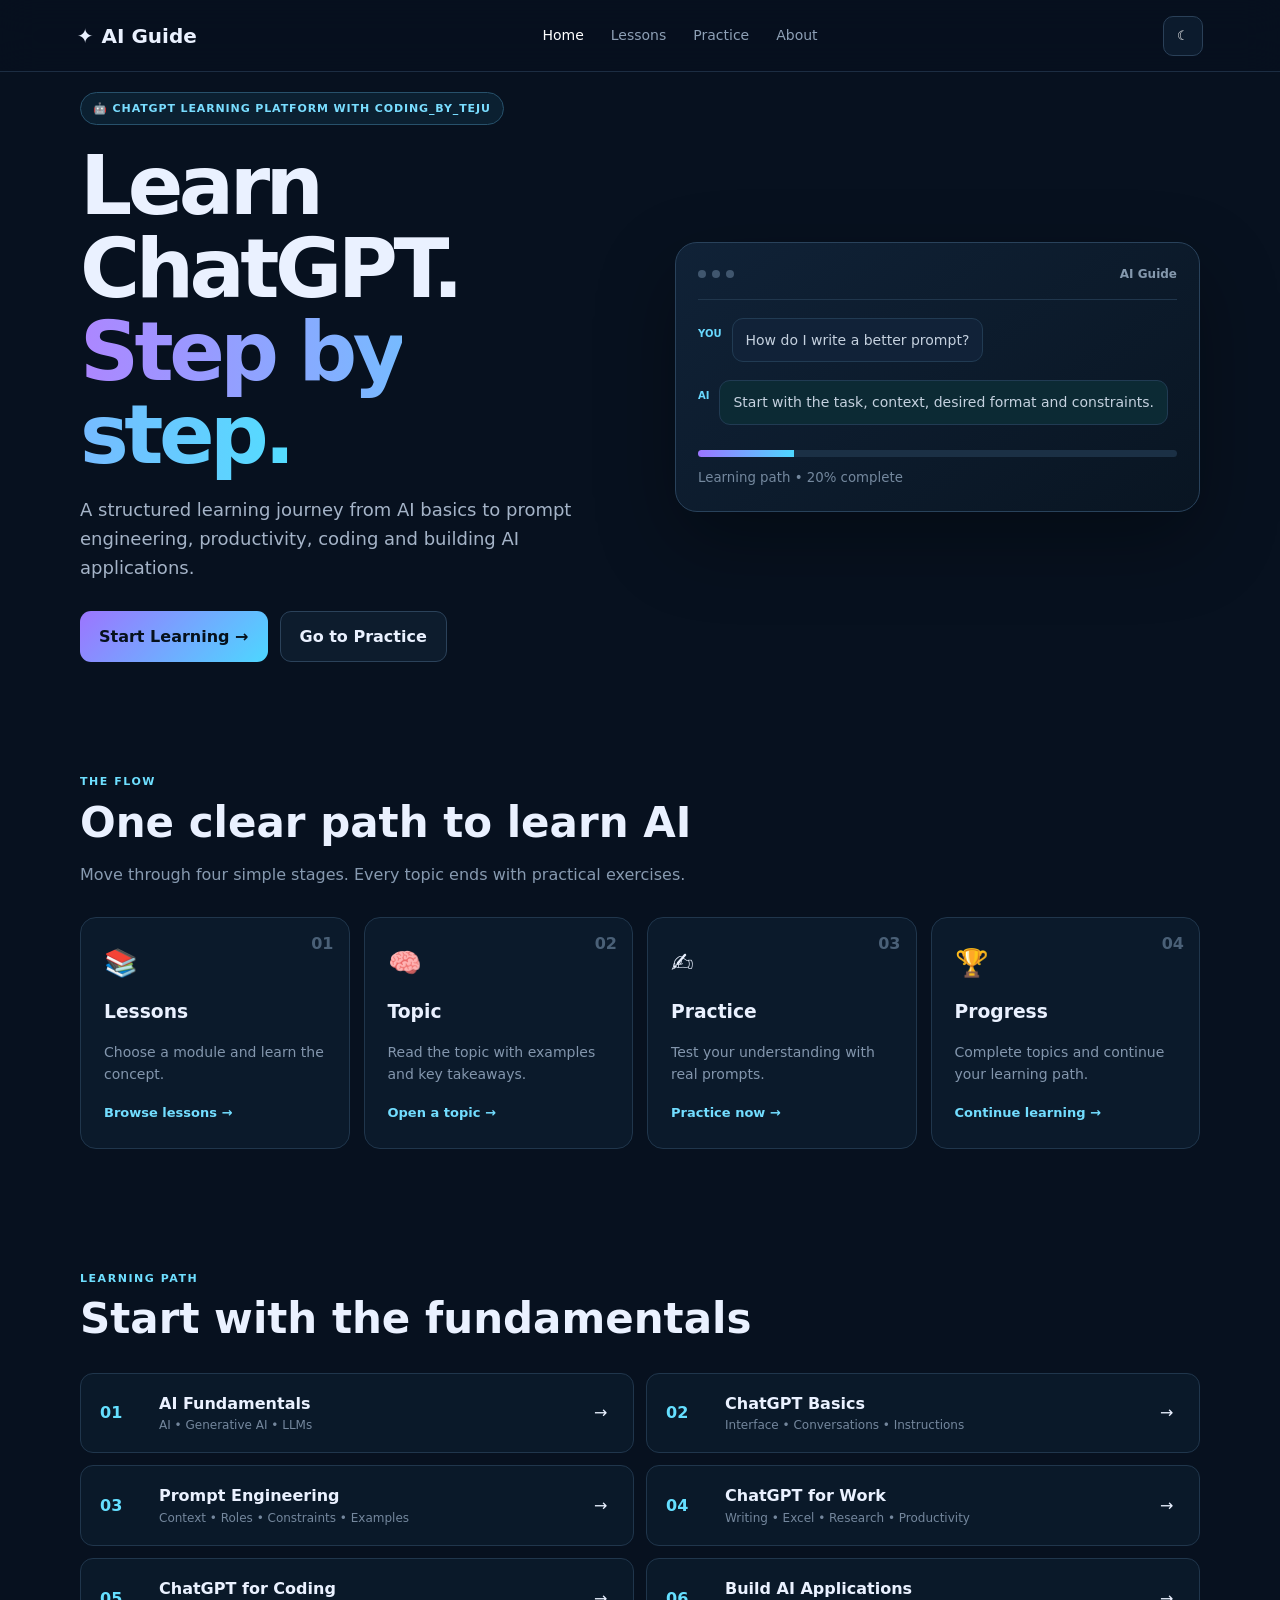
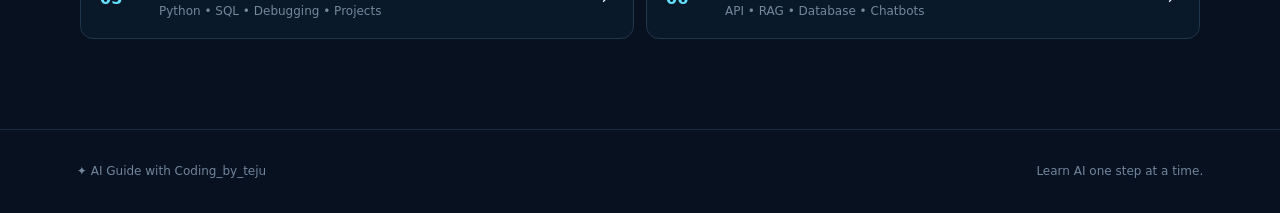
<file: index.html>
<!DOCTYPE html>
<html lang="en">
<head>
<meta charset="UTF-8">
<meta name="viewport" content="width=device-width,initial-scale=1">
<title>AI Guide | Learn ChatGPT | Teju Upreti</title>
<link rel="stylesheet" href="style.css">
</head>
<body>
<header class="nav">
  <a class="logo" href="index.html">✦ <span>AI Guide</span></a>
  <nav><a class="active" href="index.html">Home</a><a href="lessons.html">Lessons</a><a href="practice.html">Practice</a><a href="index.html#about">About</a></nav>
  <button id="theme" class="theme">☾</button>
</header>

<main>
<section class="hero wrap">
  <div>
    <div class="badge">🤖 CHATGPT LEARNING PLATFORM WITH CODING_BY_TEJU</div>
    <h1>Learn ChatGPT.<br><em>Step by step.</em></h1>
    <p class="lead">A structured learning journey from AI basics to prompt engineering, productivity, coding and building AI applications.</p>
    <div class="actions"><a class="btn primary" href="lessons.html">Start Learning →</a><a class="btn ghost" href="practice.html">Go to Practice</a></div>
  </div>
  <div class="hero-panel">
    <div class="panel-head"><span></span><span></span><span></span><b>AI Guide</b></div>
    <div class="mini-chat"><label>YOU</label><p>How do I write a better prompt?</p></div>
    <div class="mini-chat answer"><label>AI</label><p>Start with the task, context, desired format and constraints.</p></div>
    <div class="progress"><span></span></div><small>Learning path • 20% complete</small>
  </div>
</section>

<section class="wrap flow">
  <div class="section-title"><span>THE FLOW</span><h2>One clear path to learn AI</h2><p>Move through four simple stages. Every topic ends with practical exercises.</p></div>
  <div class="flow-grid">
    <a href="lessons.html" class="flow-card"><b>01</b><div>📚</div><h3>Lessons</h3><p>Choose a module and learn the concept.</p><strong>Browse lessons →</strong></a>
    <a href="topic.html?id=chatgpt-basics" class="flow-card"><b>02</b><div>🧠</div><h3>Topic</h3><p>Read the topic with examples and key takeaways.</p><strong>Open a topic →</strong></a>
    <a href="practice.html?topic=chatgpt-basics" class="flow-card"><b>03</b><div>✍️</div><h3>Practice</h3><p>Test your understanding with real prompts.</p><strong>Practice now →</strong></a>
    <a href="lessons.html" class="flow-card"><b>04</b><div>🏆</div><h3>Progress</h3><p>Complete topics and continue your learning path.</p><strong>Continue learning →</strong></a>
  </div>
</section>

<section class="wrap modules" id="about">
 <div class="section-title"><span>LEARNING PATH</span><h2>Start with the fundamentals</h2></div>
 <div class="module-list">
  <a href="topic.html?id=ai-basics"><span>01</span><div><b>AI Fundamentals</b><small>AI • Generative AI • LLMs</small></div>→</a>
  <a href="topic.html?id=chatgpt-basics"><span>02</span><div><b>ChatGPT Basics</b><small>Interface • Conversations • Instructions</small></div>→</a>
  <a href="topic.html?id=prompt-engineering"><span>03</span><div><b>Prompt Engineering</b><small>Context • Roles • Constraints • Examples</small></div>→</a>
  <a href="topic.html?id=productivity"><span>04</span><div><b>ChatGPT for Work</b><small>Writing • Excel • Research • Productivity</small></div>→</a>
  <a href="topic.html?id=coding"><span>05</span><div><b>ChatGPT for Coding</b><small>Python • SQL • Debugging • Projects</small></div>→</a>
  <a href="topic.html?id=ai-apps"><span>06</span><div><b>Build AI Applications</b><small>API • RAG • Database • Chatbots</small></div>→</a>
 </div>
</section>
</main>
<footer>✦ AI Guide with Coding_by_teju<span>Learn AI one step at a time.</span></footer>
<script src="app.js"></script>
</body>
</html>
</file>
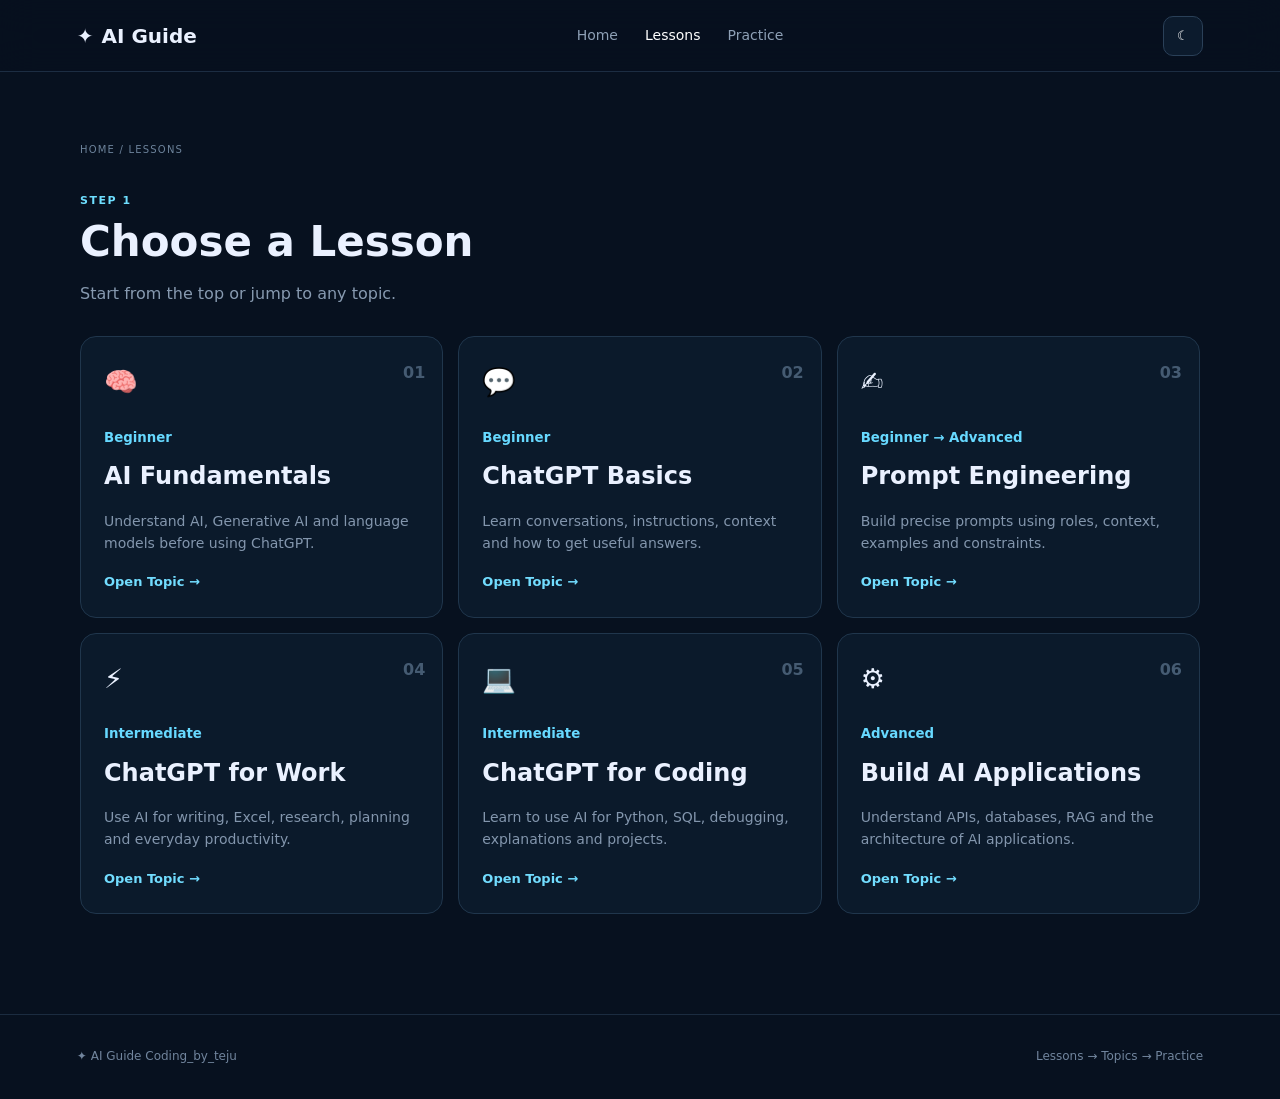
<file: lessons.html>
<!DOCTYPE html>
<html lang="en"><head><meta charset="UTF-8"><meta name="viewport" content="width=device-width,initial-scale=1"><title>Lessons | AI Guide</title><link rel="stylesheet" href="style.css"></head>
<body><header class="nav"><a class="logo" href="index.html">✦ <span>AI Guide</span></a><nav><a href="index.html">Home</a><a class="active" href="lessons.html">Lessons</a><a href="practice.html">Practice</a></nav><button id="theme" class="theme">☾</button></header>
<main class="wrap page">
 <div class="crumb">HOME / LESSONS</div><div class="section-title"><span>STEP 1</span><h1>Choose a Lesson</h1><p>Start from the top or jump to any topic.</p></div>
 <div id="lessonGrid" class="lesson-grid"></div>
</main><footer>✦ AI Guide Coding_by_teju<span>Lessons → Topics → Practice</span></footer><script src="app.js"></script><script src="lessons.js"></script></body></html>
</file>
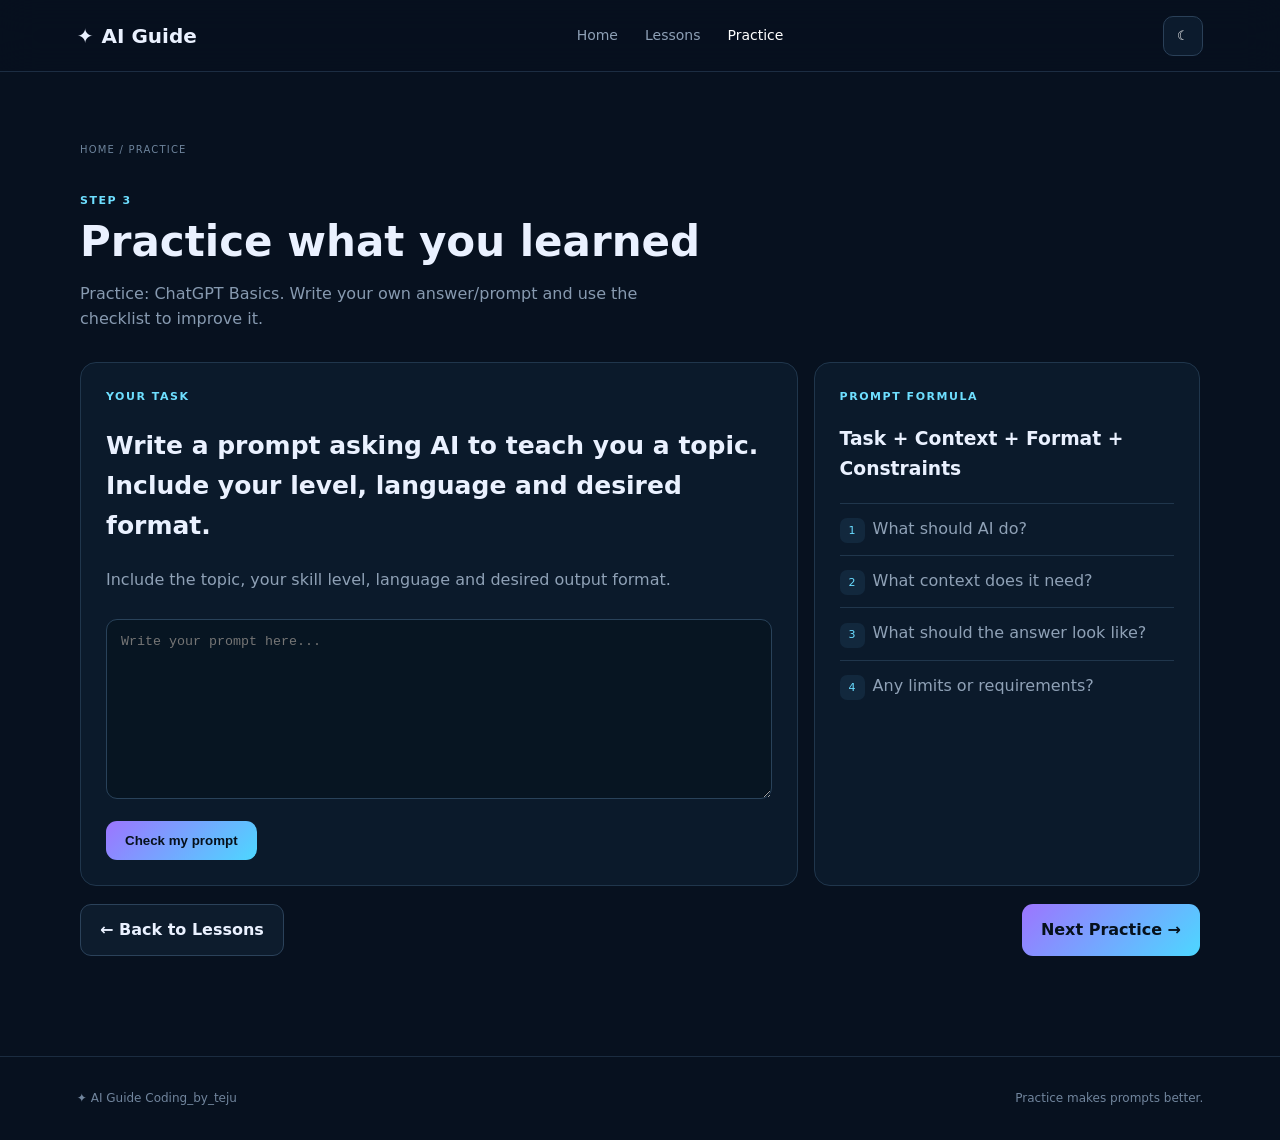
<file: practice.html>
<!DOCTYPE html>
<html lang="en"><head><meta charset="UTF-8"><meta name="viewport" content="width=device-width,initial-scale=1"><title>Practice | AI Guide</title><link rel="stylesheet" href="style.css"></head>
<body><header class="nav"><a class="logo" href="index.html">✦ <span>AI Guide</span></a><nav><a href="index.html">Home</a><a href="lessons.html">Lessons</a><a class="active" href="practice.html">Practice</a></nav><button id="theme" class="theme">☾</button></header>
<main class="wrap page">
 <div class="crumb">HOME / PRACTICE</div><div class="section-title"><span>STEP 3</span><h1>Practice what you learned</h1><p id="practiceIntro">Write your own prompt, then compare it with a strong prompt structure.</p></div>
 <div class="practice-layout"><section class="practice-card"><div class="label">YOUR TASK</div><h2 id="taskTitle">Write a prompt that asks AI to teach you a topic.</h2><p id="taskDesc">Include the topic, your skill level, language and desired output format.</p><textarea id="answer" placeholder="Write your prompt here..."></textarea><button id="check" class="btn primary">Check my prompt</button><div id="feedback" class="feedback"></div></section>
 <aside class="prompt-guide"><div class="label">PROMPT FORMULA</div><h3>Task + Context + Format + Constraints</h3><div class="formula"><span>1</span>What should AI do?</div><div class="formula"><span>2</span>What context does it need?</div><div class="formula"><span>3</span>What should the answer look like?</div><div class="formula"><span>4</span>Any limits or requirements?</div></aside></div>
 <div class="practice-nav"><a class="btn ghost" href="lessons.html">← Back to Lessons</a><a class="btn primary" id="nextPractice" href="practice.html?topic=prompt-engineering">Next Practice →</a></div>
</main><footer>✦ AI Guide Coding_by_teju<span>Practice makes prompts better.</span></footer><script src="app.js"></script><script src="practice.js"></script></body></html>
</file>
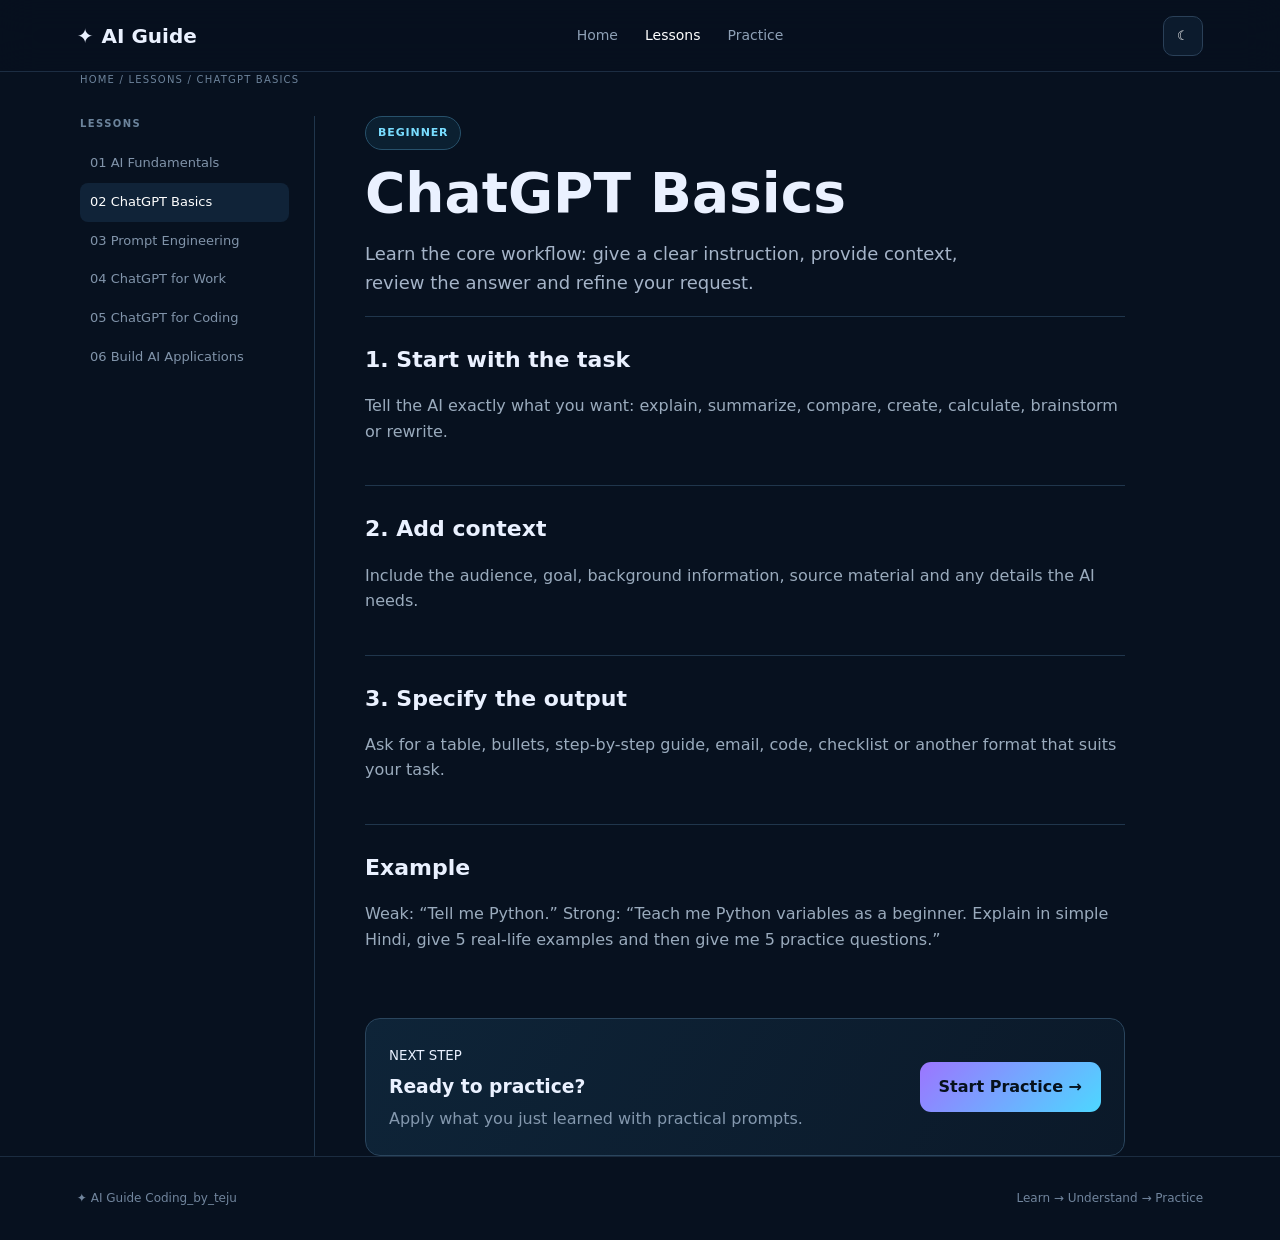
<file: topic.html>
<!DOCTYPE html>
<html lang="en"><head><meta charset="UTF-8"><meta name="viewport" content="width=device-width,initial-scale=1"><title>Topic | AI Guide</title><link rel="stylesheet" href="style.css"></head>
<body><header class="nav"><a class="logo" href="index.html">✦ <span>AI Guide</span></a><nav><a href="index.html">Home</a><a class="active" href="lessons.html">Lessons</a><a href="practice.html">Practice</a></nav><button id="theme" class="theme">☾</button></header>
<main class="wrap topic-page">
 <div class="crumb">HOME / LESSONS / <span id="crumbTopic">TOPIC</span></div>
 <div class="topic-layout"><aside><div class="side-title">LESSONS</div><div id="sideLessons"></div></aside>
 <article><div class="badge" id="topicLevel">BEGINNER</div><h1 id="topicTitle">Topic</h1><p class="lead" id="topicIntro"></p><div id="topicBody"></div>
 <div class="next-box"><div><small>NEXT STEP</small><h3>Ready to practice?</h3><p>Apply what you just learned with practical prompts.</p></div><a id="practiceLink" class="btn primary">Start Practice →</a></div></article></div>
</main><footer>✦ AI Guide Coding_by_teju<span>Learn → Understand → Practice</span></footer><script src="app.js"></script><script src="topic.js"></script></body></html>
</file>
<file: style.css>
*{box-sizing:border-box}html{scroll-behavior:smooth}body{margin:0;background:#07111f;color:#eaf1ff;font-family:Inter,system-ui,-apple-system,Segoe UI,sans-serif;line-height:1.6}a{text-decoration:none;color:inherit}.nav{height:72px;position:sticky;top:0;z-index:20;padding:0 6%;display:flex;align-items:center;justify-content:space-between;background:rgba(7,17,31,.82);backdrop-filter:blur(18px);border-bottom:1px solid #1c2d42}.logo{font-weight:850;font-size:20px;display:flex;gap:8px;align-items:center}.logo:first-letter{color:#65dfff}.nav nav{display:flex;gap:27px;color:#8ea0b6;font-size:14px}.nav nav a:hover,.nav nav .active{color:#fff}.theme{width:40px;height:40px;border:1px solid #2a4058;background:#0c1b2d;color:#fff;border-radius:10px}.wrap{width:min(1120px,88%);margin:auto}.hero{min-height:610px;display:grid;grid-template-columns:1fr 1fr;gap:70px;align-items:center}.badge{display:inline-block;padding:7px 12px;border-radius:99px;border:1px solid #27516b;background:#0b2031;color:#79ddff;font-size:11px;font-weight:800;letter-spacing:.08em}.hero h1{font-size:clamp(52px,7vw,82px);line-height:1.01;letter-spacing:-.055em;margin:20px 0}.hero h1 em{font-style:normal;background:linear-gradient(90deg,#ad86ff,#53ddff);color:transparent;background-clip:text}.lead{font-size:18px;color:#a5b4c8;max-width:650px}.actions{display:flex;gap:12px;margin-top:28px}.btn{display:inline-flex;align-items:center;justify-content:center;padding:12px 19px;border-radius:11px;font-weight:800;border:1px solid #2b425a}.primary{border:0;background:linear-gradient(135deg,#9c75ff,#4dd7ff);color:#06111c}.ghost{background:#0d1c2d}.hero-panel{background:linear-gradient(145deg,#102237,#091522);border:1px solid #29425b;border-radius:22px;padding:22px;box-shadow:0 30px 80px #0005}.panel-head{display:flex;gap:6px;align-items:center;border-bottom:1px solid #20364c;padding-bottom:15px}.panel-head span{width:8px;height:8px;border-radius:50%;background:#40566e}.panel-head b{margin-left:auto;color:#8498ad;font-size:12px}.mini-chat{margin:18px 0;display:flex;gap:10px}.mini-chat label{font-size:10px;color:#68d9ff;font-weight:900;padding-top:8px}.mini-chat p{margin:0;background:#112238;border:1px solid #213b53;border-radius:11px;padding:10px 13px;color:#c5d1df;font-size:14px}.mini-chat.answer p{background:#0c2a34}.progress{height:7px;background:#1b3045;border-radius:9px;margin:25px 0 7px;overflow:hidden}.progress span{display:block;width:20%;height:100%;background:linear-gradient(90deg,#9c75ff,#4dd7ff)}.hero-panel small{color:#74889e}.section-title{margin-bottom:30px}.section-title>span,.label{font-size:11px;letter-spacing:.14em;font-weight:850;color:#6edfff}.section-title h1,.section-title h2{font-size:42px;line-height:1.1;margin:7px 0}.section-title p{color:#879ab0;max-width:620px}.flow{padding:85px 0}.flow-grid{display:grid;grid-template-columns:repeat(4,1fr);gap:14px}.flow-card,.lesson-card{position:relative;border:1px solid #20364c;background:#0b1a2b;border-radius:16px;padding:23px;transition:.2s}.flow-card:hover,.lesson-card:hover{transform:translateY(-4px);border-color:#3d6682}.flow-card>b{position:absolute;right:15px;top:13px;color:#4a6077}.flow-card div{font-size:27px}.flow-card h3{margin:12px 0 4px}.flow-card p,.lesson-card p{font-size:14px;color:#8396ad}.flow-card strong,.lesson-card strong{font-size:13px;color:#72ddff}.modules{padding:30px 0 90px}.module-list{display:grid;grid-template-columns:1fr 1fr;gap:12px}.module-list a{display:grid;grid-template-columns:45px 1fr 20px;gap:14px;align-items:center;padding:17px 19px;border:1px solid #20364c;border-radius:13px;background:#0a1929}.module-list a:hover{border-color:#3b617c}.module-list span{color:#65dfff;font-weight:800}.module-list b,.module-list small{display:block}.module-list small{color:#74879d;font-size:12px}footer{border-top:1px solid #1b2c40;padding:32px 6%;display:flex;justify-content:space-between;color:#71859d;font-size:12px}.page{padding:70px 0 100px}.crumb{font-size:10px;letter-spacing:.12em;color:#6d839b;margin-bottom:28px}.lesson-grid{display:grid;grid-template-columns:repeat(3,1fr);gap:15px}.lesson-card{min-height:260px}.lesson-card .num{position:absolute;right:17px;color:#455b72;font-weight:800}.lesson-icon{font-size:27px;margin-bottom:20px}.lesson-card small{color:#67d9ff;font-weight:800}.lesson-card h2{margin:8px 0}.topic-layout{display:grid;grid-template-columns:235px 1fr;gap:50px}.topic-layout aside{border-right:1px solid #20364c;padding-right:25px}.side-title{font-size:10px;font-weight:850;color:#6c849c;letter-spacing:.14em;margin-bottom:12px}.topic-layout aside a{display:block;padding:9px 10px;border-radius:8px;color:#8194aa;font-size:13px}.topic-layout aside a.selected,.topic-layout aside a:hover{background:#102338;color:#fff}.topic-page article{max-width:760px}.topic-page article h1{font-size:55px;line-height:1.05;margin:15px 0}.topic-section{border-top:1px solid #20364c;padding:25px 0}.topic-section h2{margin:0 0 8px;font-size:22px}.topic-section p{color:#9aabbd}.next-box{margin-top:25px;padding:23px;border:1px solid #2a455d;border-radius:15px;background:linear-gradient(120deg,#0e2438,#0b1929);display:flex;align-items:center;justify-content:space-between;gap:20px}.next-box h3{margin:4px 0}.next-box p{color:#8498ae;margin:0}.practice-layout{display:grid;grid-template-columns:1.3fr .7fr;gap:16px}.practice-card,.prompt-guide{background:#0b1a2b;border:1px solid #20364c;border-radius:16px;padding:25px}.practice-card h2{font-size:25px}.practice-card p,.prompt-guide{color:#8fa1b6}.practice-card textarea{width:100%;height:180px;background:#071522;color:#e9f1fb;border:1px solid #29425a;border-radius:11px;padding:14px;resize:vertical;margin:10px 0 15px;outline:none}.practice-card textarea:focus{border-color:#61d9ff}.prompt-guide h3{color:#eaf1ff}.formula{border-top:1px solid #20364c;padding:12px 0}.formula span{display:inline-grid;place-items:center;width:25px;height:25px;background:#12283d;border-radius:7px;color:#69dcff;margin-right:8px;font-size:11px}.feedback{margin-top:15px;padding:12px;border-radius:10px;display:none}.feedback.good,.feedback.bad{display:block}.feedback.good{background:#0d3028;color:#77e1c3}.feedback.bad{background:#302019;color:#f0b08e}.practice-nav{display:flex;justify-content:space-between;margin-top:18px}.light{background:#f4f7fb;color:#152238}.light .nav{background:#f4f7fbd9;border-color:#dbe3ed}.light .nav nav{color:#607086}.light .nav nav .active,.light .nav nav a:hover{color:#152238}.light .theme{background:#fff;color:#17253a;border-color:#d6e0eb}.light .hero-panel,.light .flow-card,.light .lesson-card,.light .module-list a,.light .practice-card,.light .prompt-guide,.light .next-box{background:#fff;border-color:#d9e3ed}.light .lead,.light .section-title p,.light .flow-card p,.light .lesson-card p,.light .prompt-guide{color:#5d6c80}.light .ghost{background:#fff;color:#16253a;border-color:#d5e0eb}.light .mini-chat p{background:#f1f5f9;color:#425269;border-color:#d9e3ed}.light footer{border-color:#dbe3ed}@media(max-width:850px){.hero,.topic-layout,.practice-layout{grid-template-columns:1fr}.hero{padding:70px 0}.flow-grid{grid-template-columns:1fr 1fr}.lesson-grid{grid-template-columns:1fr 1fr}.topic-layout aside{border-right:0;border-bottom:1px solid #20364c;padding:0 0 15px}.nav nav{display:none}.hero-panel{max-width:600px}.module-list{grid-template-columns:1fr}}@media(max-width:550px){.flow-grid,.lesson-grid{grid-template-columns:1fr}.hero h1{font-size:49px}.section-title h1,.section-title h2{font-size:33px}.topic-page article h1{font-size:42px}.next-box{display:block}.practice-nav{display:block}.practice-nav .btn{width:100%;margin:5px 0}footer{display:block;text-align:center}footer span{display:block;margin-top:6px}}
</file>
